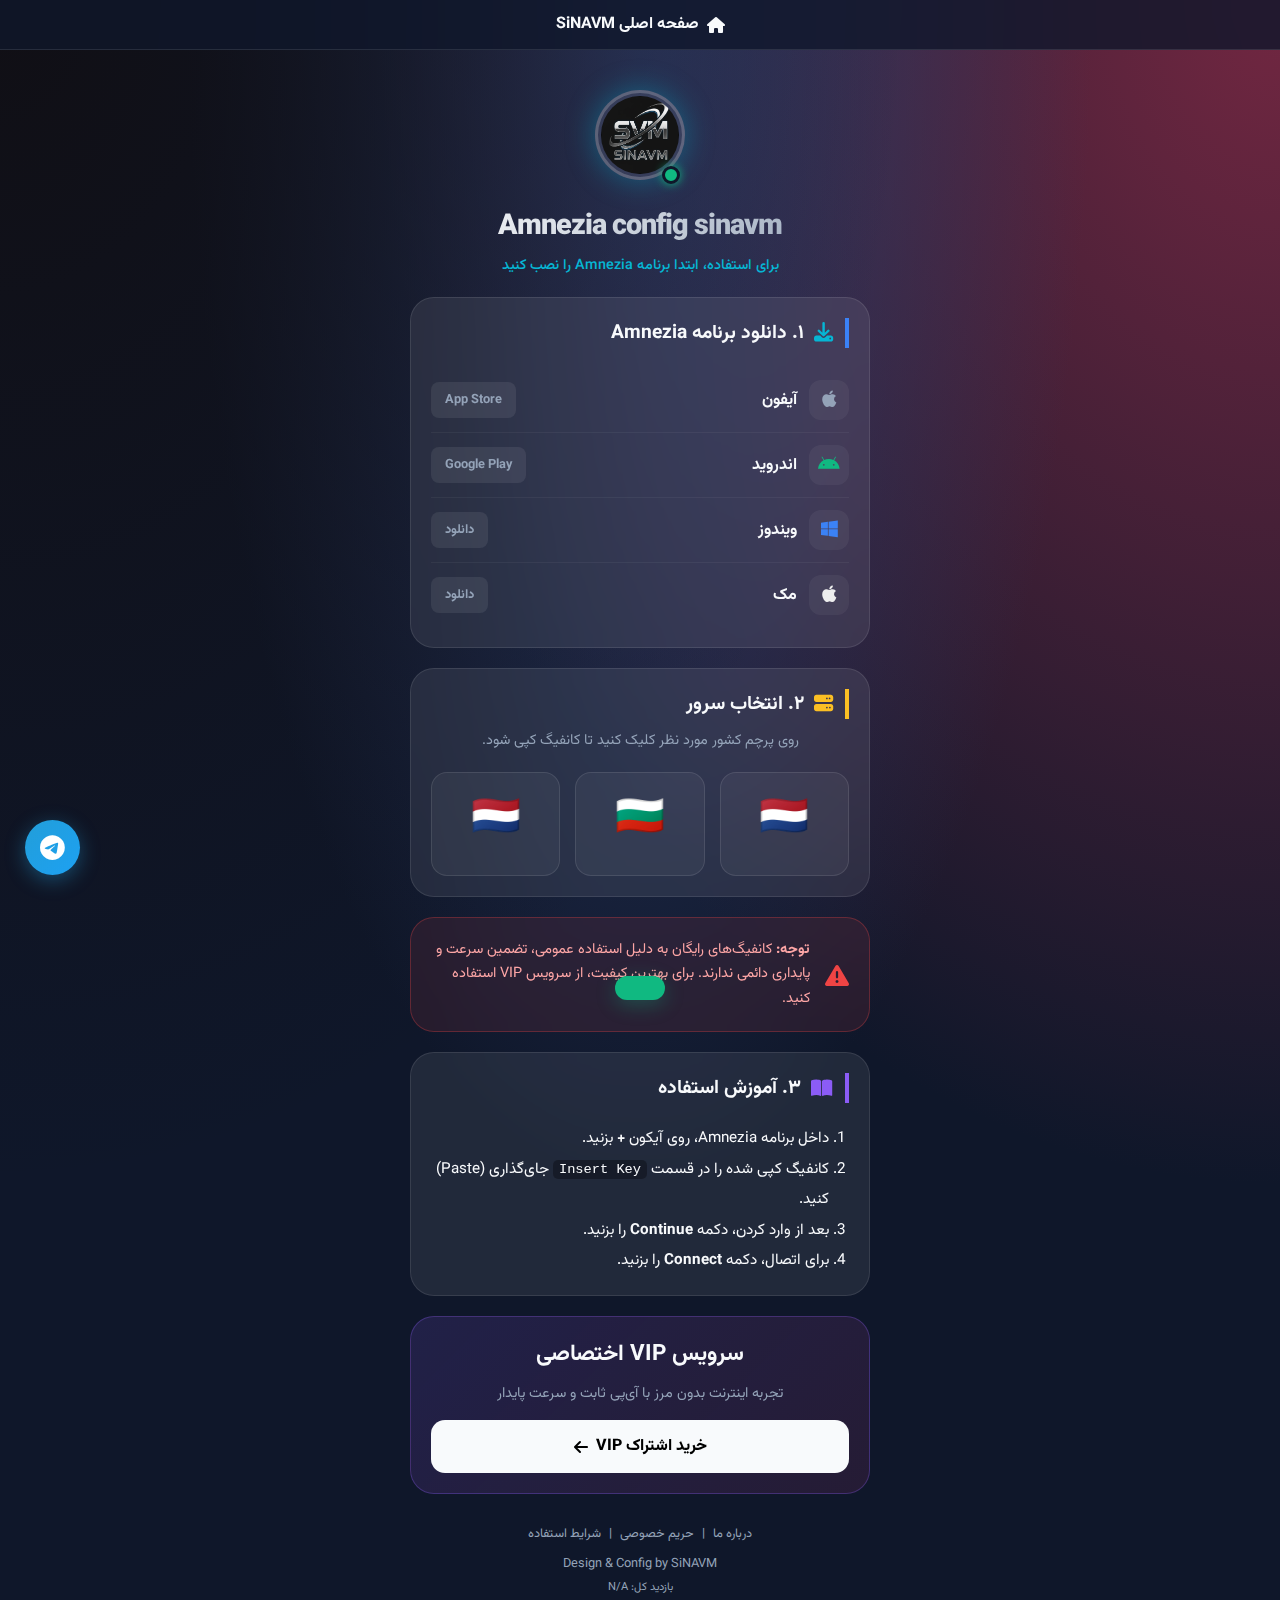
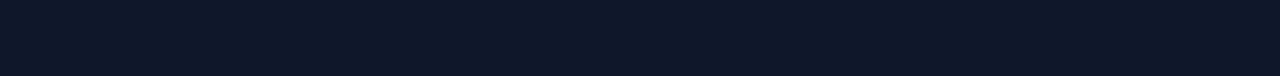
<file: amnezia.html>
<!DOCTYPE html>
<html lang="fa" dir="rtl">
<head>
    <meta charset="UTF-8">
    <meta name="viewport" content="width=device-width, initial-scale=1.0, maximum-scale=1.0, user-scalable=no">
    <title>Amnezia config sinavm</title>
    <meta name="description" content="کانفیگ‌های رایگان و امن Amnezia VPN.">
    <meta property="og:title" content="پنل Amnezia SiNAVM">
    <meta property="og:description" content="کانفیگ‌های رایگان Amnezia VPN">
    <meta property="og:image" content="https://sinavm.github.io/sinavm/logo/sinavm_logo_1.jpg">
    

    <link href="https://fonts.googleapis.com/css2?family=Vazirmatn:wght@300;500;700;900&display=swap" rel="stylesheet">
    <link rel="stylesheet" href="https://cdnjs.cloudflare.com/ajax/libs/font-awesome/6.4.0/css/all.min.css">
    
    <style>
        :root {
            --bg-color: #0f172a; --primary: #3b82f6; --accent: #06b6d4; --purple: #8b5cf6;
            --gold: #fbbf24; --red: #ef4444; --green: #10b981; --glass: rgba(255, 255, 255, 0.08);
            --glass-border: rgba(255, 255, 255, 0.1); --text-main: #f8fafc; --text-mute: #94a3b8;
        }
        html { scroll-behavior: smooth; }
        * { box-sizing: border-box; -webkit-tap-highlight-color: transparent; }
        body { margin: 0; padding-top: 70px; font-family: 'Vazirmatn', sans-serif; background-color: var(--bg-color); background-image: radial-gradient(at 0% 0%, hsla(253,16%,7%,1) 0, transparent 50%), radial-gradient(at 50% 0%, hsla(225,39%,30%,1) 0, transparent 50%), radial-gradient(at 100% 0%, hsla(339,49%,30%,1) 0, transparent 50%); color: var(--text-main); min-height: 100vh; display: flex; justify-content: center; overflow-x: hidden; position: relative; }
        .container { width: 100%; max-width: 500px; padding: 20px; display: flex; flex-direction: column; gap: 20px; padding-bottom: 80px; }
        .top-bar { position: fixed; top: 0; left: 0; width: 100%; height: 50px; background: rgba(15, 23, 42, 0.8); backdrop-filter: blur(12px); -webkit-backdrop-filter: blur(12px); border-bottom: 1px solid var(--glass-border); display: flex; justify-content: center; align-items: center; z-index: 1000; }
        .home-link { color: var(--text-main); text-decoration: none; font-weight: 700; font-size: 1rem; display: flex; align-items: center; gap: 8px; transition: color 0.3s; }
        .home-link:hover { color: var(--accent); }
        header { text-align: center; margin-top: 0; }
        .logo-wrapper { position: relative; display: inline-block; margin-bottom: 15px; }
        .logo { width: 90px; height: 90px; border-radius: 50%; border: 3px solid rgba(255,255,255,0.2); box-shadow: 0 0 30px rgba(6, 182, 212, 0.4); padding: 3px; background: var(--glass); }
        .status-dot { position: absolute; bottom: 5px; right: 5px; width: 18px; height: 18px; background: #10b981; border: 3px solid var(--bg-color); border-radius: 50%; box-shadow: 0 0 10px #10b981; animation: pulse 2s infinite; }
        h1 { font-size: 1.8rem; font-weight: 900; margin: 0; background: linear-gradient(135deg, #fff 0%, #94a3b8 100%); -webkit-background-clip: text; -webkit-text-fill-color: transparent; letter-spacing: -1px; }
        .subtitle { font-size: 0.9rem; color: var(--accent); margin-top: 5px; font-weight: 500; }
        .card { background: var(--glass); backdrop-filter: blur(16px); -webkit-backdrop-filter: blur(16px); border: 1px solid var(--glass-border); border-radius: 24px; padding: 20px; position: relative; overflow: hidden; }
        .section-title { font-size: 1.2rem; font-weight: 700; margin-bottom: 20px; padding-right: 12px; border-right: 4px solid var(--primary); display: flex; align-items: center; gap: 10px; }
        .app-list { list-style: none; padding: 0; margin: 0; }
        .app-item { display: flex; align-items: center; justify-content: space-between; padding: 12px 0; border-bottom: 1px solid rgba(255,255,255,0.05); }
        .app-item:last-child { border-bottom: none; }
        .app-info { display: flex; align-items: center; gap: 12px; font-weight: bold; }
        .app-icon { width: 40px; height: 40px; background: rgba(255,255,255,0.05); border-radius: 12px; display: flex; align-items: center; justify-content: center; font-size: 1.2rem; }
        .dl-btn { padding: 8px 14px; border-radius: 8px; font-size: 0.8rem; text-decoration: none; font-weight: bold; transition: 0.2s; display: flex; align-items: center; justify-content: center; background: var(--glass); color: var(--text-mute); }
        .dl-btn:hover { background: var(--primary); color: var(--text-main); }
        .server-grid { display: grid; grid-template-columns: repeat(auto-fit, minmax(100px, 1fr)); gap: 15px; }
        .server-card { background: rgba(255,255,255,0.05); border: 1px solid var(--glass-border); border-radius: 16px; padding: 15px; text-align: center; cursor: pointer; transition: all 0.3s ease; }
        .server-card:not(.disabled):hover { transform: translateY(-5px); background: var(--primary); border-color: var(--primary); }
        .server-card.disabled { opacity: 0.5; cursor: not-allowed; }
        .server-card.active { transform: translateY(-5px) scale(1.05) !important; box-shadow: 0 0 20px var(--primary); border-color: var(--primary); }
        .server-flag { font-size: 2.5rem; display: block; margin-bottom: 10px; pointer-events: none; }
        #cooldown-timer { display: none; text-align: center; font-size: 1rem; font-weight: bold; color: var(--gold); margin-top: -10px; margin-bottom: 20px; }
        .warning-box { display: flex; align-items: center; gap: 15px; background: rgba(239, 68, 68, 0.1); border: 1px solid rgba(239, 68, 68, 0.3); color: #fca5a5; font-size: 0.9rem; line-height: 1.7; }
        .warning-box i { font-size: 1.5rem; color: #ef4444; }
        .instructions ol { padding-right: 20px; margin: 0; font-size: 0.95rem; line-height: 2; }
        .instructions code { background: rgba(0,0,0,0.3); padding: 2px 6px; border-radius: 5px; font-size: 0.9em; }
        .vip-card { background: linear-gradient(135deg, rgba(139, 92, 246, 0.15), rgba(236, 72, 153, 0.1)); border: 1px solid rgba(139, 92, 246, 0.3); text-align: center; }
        .vip-btn { background: var(--text-main); color: #000; width: 100%; padding: 14px; border-radius: 14px; font-weight: 800; text-decoration: none; display: flex; justify-content: center; align-items: center; gap: 8px; transition: 0.3s; }
        .vip-btn:hover { transform: scale(1.02); box-shadow: 0 0 20px rgba(255,255,255,0.3); }
        .toast { position: fixed; bottom: -100px; left: 50%; transform: translateX(-50%); background: var(--green); color: var(--text-main); padding: 12px 25px; border-radius: 14px; z-index: 2000; font-weight: 700; font-size: 0.9rem; box-shadow: 0 5px 20px rgba(16, 185, 129, 0.3); transition: bottom 0.5s cubic-bezier(0.25, 0.46, 0.45, 0.94); }
        .toast.show { bottom: 30px; }
        .floating-tg-btn { position: fixed; left: 25px; bottom: 25px; background: linear-gradient(135deg, #229ED9, #1da1f2); color: #fff; width: 55px; height: 55px; border-radius: 50%; display: flex; align-items: center; justify-content: center; font-size: 1.6rem; text-decoration: none; box-shadow: 0 5px 20px rgba(34, 158, 217, 0.4); z-index: 999; transition: all 0.3s ease; animation: pulse-telegram 2.5s infinite; }
        .floating-tg-btn:hover { transform: scale(1.1); box-shadow: 0 8px 25px rgba(34, 158, 217, 0.6); animation: none; }
        .scroll-top-btn { position: fixed; right: 25px; bottom: 25px; background: rgba(255, 255, 255, 0.1); border: 1px solid var(--glass-border); color: var(--text-main); width: 55px; height: 55px; border-radius: 50%; display: none; align-items: center; justify-content: center; font-size: 1.4rem; text-decoration: none; box-shadow: 0 5px 20px rgba(0, 0, 0, 0.2); z-index: 999; transition: all 0.3s ease; opacity: 0; }
        .scroll-top-btn.visible { display: flex; opacity: 1; }
        .scroll-top-btn:hover { transform: scale(1.1); background: var(--primary); }
        footer { text-align: center; margin-top: 10px; font-size: 0.8rem; color: var(--text-mute); }
        footer a { color: var(--text-mute); margin: 0 8px; text-decoration: none; transition: color 0.3s; }
        footer a:hover { color: var(--accent); }
        @keyframes pulse { 0% { box-shadow: 0 0 0 0 rgba(16, 185, 129, 0.7); } 70% { box-shadow: 0 0 0 6px rgba(16, 185, 129, 0); } 100% { box-shadow: 0 0 0 0 rgba(16, 185, 129, 0); } }
        @keyframes pulse-telegram { 0% { box-shadow: 0 0 0 0 rgba(34, 158, 217, 0.7); } 70% { box-shadow: 0 0 0 10px rgba(34, 158, 217, 0); } 100% { box-shadow: 0 0 0 0 rgba(34, 158, 217, 0); } }
    </style>
</head>
<body>
    <div class="top-bar"><a href="https://sinavm.github.io/sinavm/" class="home-link"><i class="fas fa-home"></i><span>صفحه اصلی SiNAVM</span></a></div>
    <div class="container">
        <header>
            <div class="logo-wrapper"><img src="https://sinavm.github.io/sinavm/logo/sinavm_logo_1.jpg" alt="SiNAVM" class="logo" loading="lazy"><div class="status-dot"></div></div>
            <h1>Amnezia config <span style="color:var(--primary)">sinavm</span></h1>
            <div class="subtitle">برای استفاده، ابتدا برنامه Amnezia را نصب کنید</div>
        </header>
        <div id="downloads" class="card">
            <div class="section-title"><i class="fas fa-download" style="color: var(--accent);"></i>۱. دانلود برنامه Amnezia</div>
            <ul class="app-list">
                <li class="app-item"><div class="app-info"><div class="app-icon" style="color: #94a3b8;"><i class="fab fa-apple"></i></div><div>آیفون</div></div><a href="https://apps.apple.com/us/app/amneziavpn/id1600529900" target="_blank" class="dl-btn">App Store</a></li>
                <li class="app-item"><div class="app-info"><div class="app-icon" style="color: var(--green);"><i class="fab fa-android"></i></div><div>اندروید</div></div><a href="https://play.google.com/store/apps/details?id=org.amnezia.vpn" target="_blank" class="dl-btn">Google Play</a></li>
                <li class="app-item"><div class="app-info"><div class="app-icon" style="color: var(--primary);"><i class="fab fa-windows"></i></div><div>ویندوز</div></div><a href="https://github.com/amnezia-vpn/amnezia-client/releases/download/4.7.0.0/AmneziaVPN_4.7.0.0_x64.exe" target="_blank" class="dl-btn">دانلود</a></li>
                <li class="app-item"><div class="app-info"><div class="app-icon" style="color: #eee;"><i class="fab fa-apple"></i></div><div>مک</div></div><a href="https://github.com/amnezia-vpn/amnezia-client/releases/download/4.7.0.0/AmneziaVPN_4.7.0.0.dmg" target="_blank" class="dl-btn">دانلود</a></li>
            </ul>
        </div>
        
        <div id="servers" class="card">
            <div class="section-title" style="border-color: var(--gold);"><i class="fas fa-server" style="color: var(--gold);"></i>۲. انتخاب سرور</div>
            <p id="server-instruction" style="text-align: center; color: var(--text-mute); margin-top:-10px; margin-bottom: 20px; font-size: 0.9rem;">روی پرچم کشور مورد نظر کلیک کنید تا کانفیگ کپی شود.</p>
            <p id="cooldown-timer"></p>
            <div class="server-grid">
                <div class="server-card" onclick="copyConfig(event, '🇳🇱')"><span class="server-flag">🇳🇱</span></div>
                <div class="server-card" onclick="copyConfig(event, '🇧🇬')"><span class="server-flag">🇧🇬</span></div>
                <div class="server-card" onclick="copyConfig(event, '🇳🇱2')"><span class="server-flag">🇳🇱</span></div>
            </div>
        </div>
        <div class="card warning-box"><i class="fas fa-exclamation-triangle"></i><div><strong>توجه:</strong> کانفیگ‌های رایگان به دلیل استفاده عمومی، تضمین سرعت و پایداری دائمی ندارند. برای بهترین کیفیت، از سرویس VIP استفاده کنید.</div></div>
        <div id="instructions" class="card instructions">
            <div class="section-title" style="border-color: var(--purple);"><i class="fas fa-book-open" style="color: var(--purple);"></i>۳. آموزش استفاده</div>
            <ol>
                <li>داخل برنامه Amnezia، روی آیکون <strong>+</strong> بزنید.</li>
                <li>کانفیگ کپی شده را در قسمت <code>Insert Key</code> جای‌گذاری (Paste) کنید.</li>
                <li>بعد از وارد کردن، دکمه <strong>Continue</strong> را بزنید.</li>
                <li>برای اتصال، دکمه <strong>Connect</strong> را بزنید.</li>
             </ol>
        </div>
        <div class="card vip-card"><h2 style="margin: 0; font-size: 1.4rem;">سرویس VIP اختصاصی</h2><p style="color: var(--text-mute); font-size: 0.9rem; margin: 10px 0;">تجربه اینترنت بدون مرز با آی‌پی ثابت و سرعت پایدار</p><a href="https://t.me/sinvt" target="_blank" class="vip-btn" style="margin-top: 15px;"><span>خرید اشتراک VIP</span><i class="fas fa-arrow-left"></i></a></div>
        <footer><div style="margin-bottom: 10px;"><a href="https://sinavm.github.io/sinavm/legal_pages/about.html" target="_blank">درباره ما</a>|<a href="https://sinavm.github.io/sinavm/legal_pages/privacy.html" target="_blank">حریم خصوصی</a>|<a href="https://sinavm.github.io/sinavm/legal_pages/terms.html" target="_blank">شرایط استفاده</a></div><div><a href="https://t.me/sinavm">Design & Config by SiNAVM</a><br><div style="margin-top: 5px; font-size: 0.7rem;">بازدید کل: <span id="visit-count">...</span></div></div></footer>
    </div>
    
    <a href="https://t.me/sinavm" target="_blank" class="floating-tg-btn" title="کانال تلگرام"><i class="fab fa-telegram-plane"></i></a>
    <a href="#" class="scroll-top-btn" id="scrollTopBtn" title="بازگشت به بالا"><i class="fas fa-angle-double-up"></i></a>
    <div id="toast" class="toast"></div>
    <script>
        const configs = {
            '🇳🇱': 'vpn://[base64]',
            '🇧🇬': 'vpn://[base64]',
            '🇳🇱2': 'vpn://[base64]'
        };
        let cooldownInterval = null;
        function showToast(message) {
            const toast = document.getElementById('toast');
            toast.innerHTML = `<i class="fas fa-check-circle" style="margin-left: 8px;"></i> ${message}`;
            toast.classList.add('show');
            setTimeout(() => { toast.classList.remove('show'); }, 2500);
        }
        
        function updateCooldownDisplay() {
            const cooldownEndTime = parseInt(localStorage.getItem('cooldownEndTime') || '0');
            const remainingTime = Math.ceil((cooldownEndTime - Date.now()) / 1000);
            const serverCards = document.querySelectorAll('.server-card');
            const instructionEl = document.getElementById('server-instruction');
            const timerEl = document.getElementById('cooldown-timer');
            if (remainingTime > 0) {
                serverCards.forEach(card => card.classList.add('disabled'));
                instructionEl.style.display = 'none';
                timerEl.style.display = 'block';
                const minutes = Math.floor(remainingTime / 60);
                let seconds = remainingTime % 60;
                seconds = seconds < 10 ? '0' + seconds : seconds;
                timerEl.innerHTML = `⏳ <b>${minutes}:${seconds}</b> ثانیه تا دریافت کانفیگ بعدی`;
                if (!cooldownInterval) {
                    cooldownInterval = setInterval(updateCooldownDisplay, 1000);
                }
            } else {
                if (cooldownInterval) {
                    clearInterval(cooldownInterval);
                    cooldownInterval = null;
                }
                instructionEl.style.display = 'block';
                timerEl.style.display = 'none';
                serverCards.forEach(card => card.classList.remove('disabled'));
            }
        }
        function copyConfig(event, country) {
            if (document.querySelector('.server-card.disabled')) return;
            const configToCopy = configs[country];
            const clickedCard = event.currentTarget;
            const copySuccess = () => {
                clickedCard.classList.add('active');
                setTimeout(() => clickedCard.classList.remove('active'), 600);
                showToast(`کانفیگ ${country.replace('2','')} کپی شد!`);
                localStorage.setItem('cooldownEndTime', Date.now() + 60 * 1000); // 1 minute
                updateCooldownDisplay();
                document.getElementById('instructions')?.scrollIntoView({ behavior: 'smooth', block: 'center' });
            };
            const fallbackCopy = () => {
                try {
                    const textarea = document.createElement("textarea");
                    textarea.value = configToCopy;
                    textarea.style.position = "fixed"; textarea.style.opacity = "0";
                    document.body.appendChild(textarea);
                    textarea.select();
                    document.execCommand("copy");
                    document.body.removeChild(textarea);
                    copySuccess();
                } catch (err) { showToast('خطا در کپی کردن!'); }
            };
            if (navigator.clipboard?.writeText) {
                navigator.clipboard.writeText(configToCopy).then(copySuccess).catch(fallbackCopy);
            } else {
                fallbackCopy();
            }
        }
        
        document.addEventListener('DOMContentLoaded', () => {
            fetch('https://page-views.count1.workers.dev').then(r => r.text()).then(d => {
                const el = document.getElementById('visit-count');
                if (el) el.innerText = new Intl.NumberFormat('fa-IR').format(d);
            }).catch(() => { if(document.getElementById('visit-count')) document.getElementById('visit-count').innerText = 'N/A'; });
            const scrollTopBtn = document.getElementById('scrollTopBtn');
            const triggerElement = document.getElementById('servers');
            if (scrollTopBtn && triggerElement) {
                window.addEventListener('scroll', () => scrollTopBtn.classList.toggle('visible', window.scrollY > triggerElement.offsetTop));
                scrollTopBtn.addEventListener('click', e => { e.preventDefault(); window.scrollTo({top: 0, behavior: 'smooth'}); });
            }
            updateCooldownDisplay();
        });
    </script>
</body>
</html>
</file>
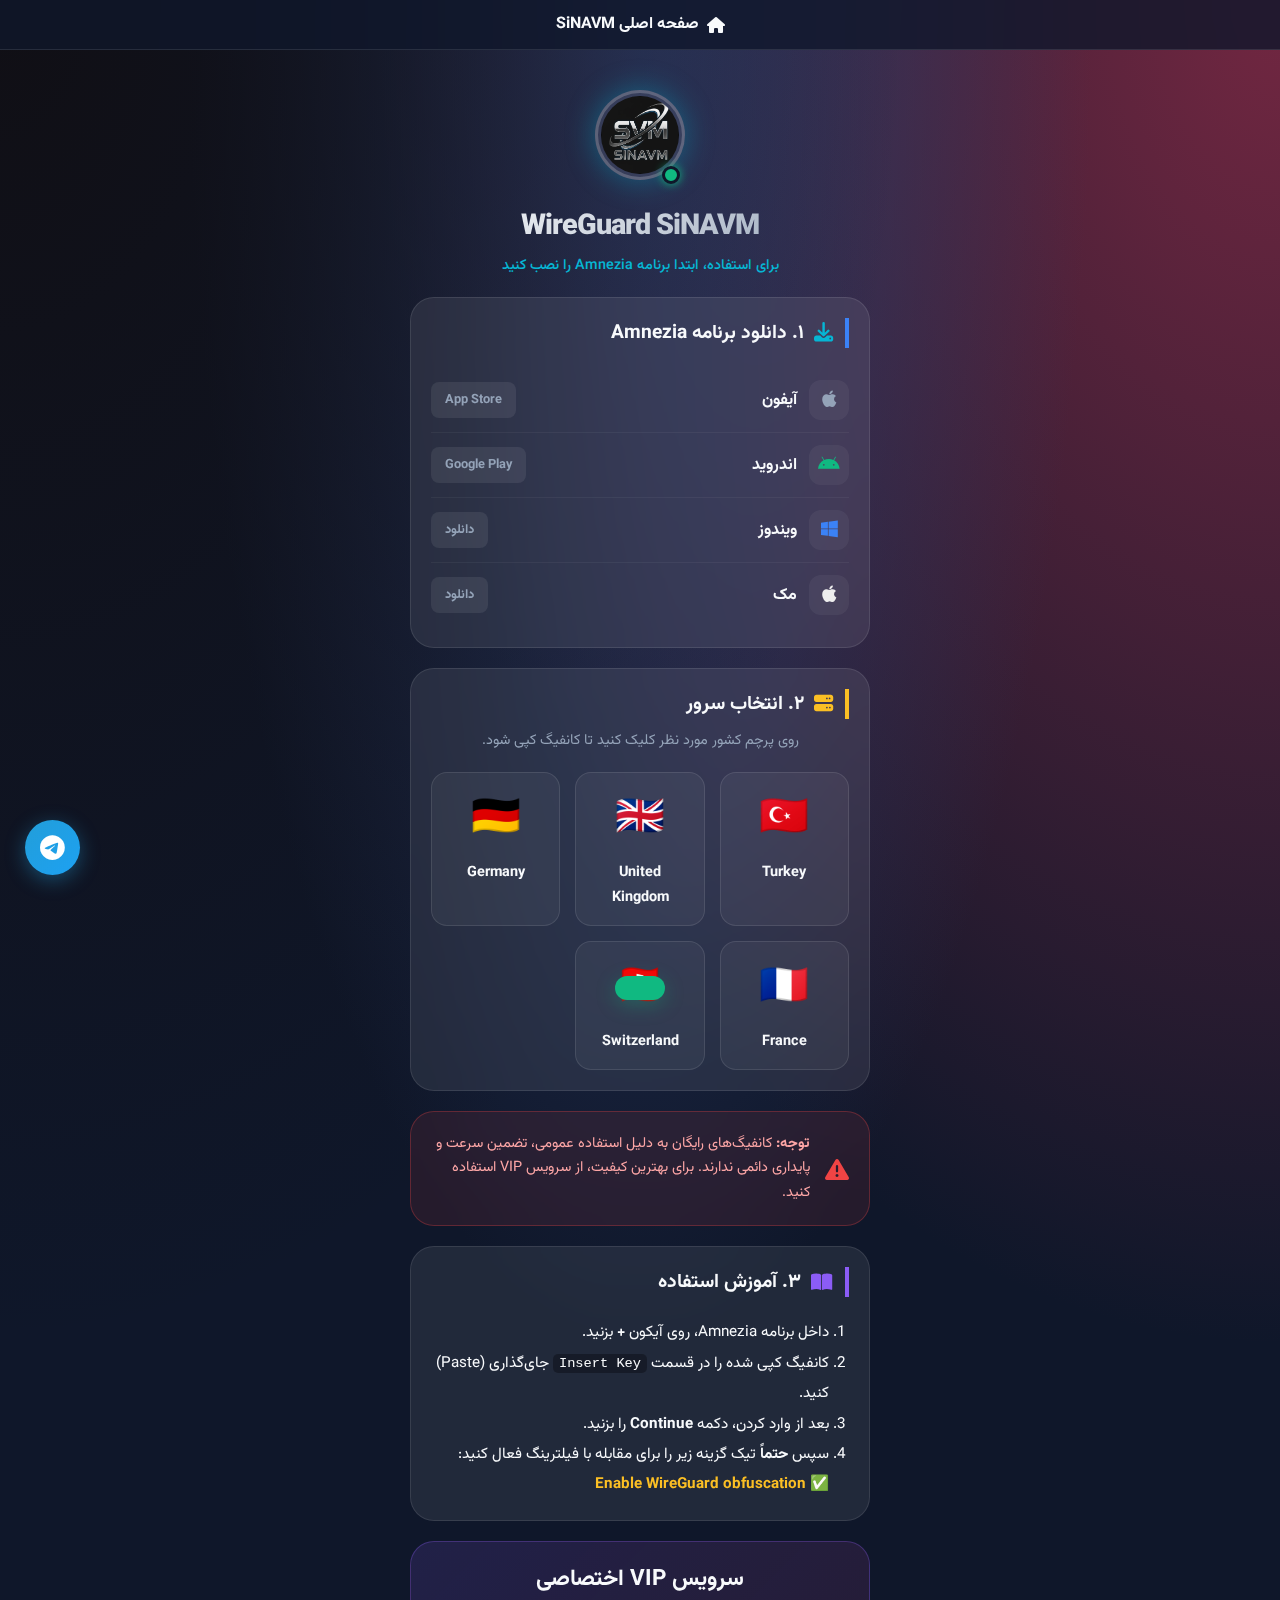
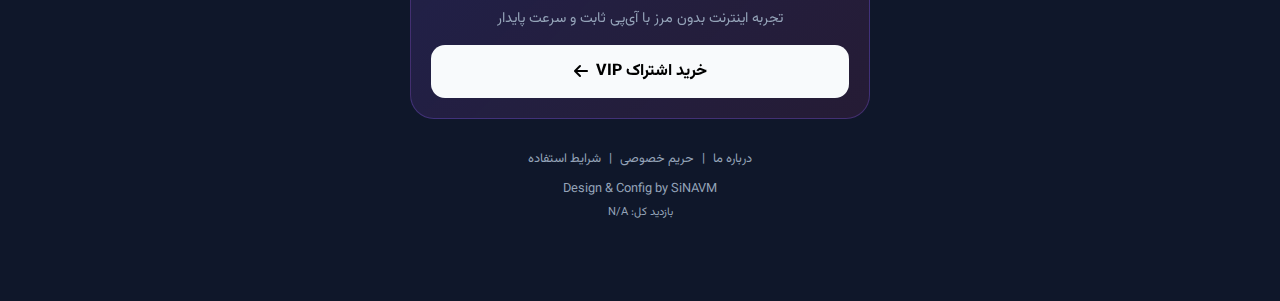
<file: wireguard.html>
<!DOCTYPE html>
<html lang="fa" dir="rtl">
<head>
    <meta charset="UTF-8">
    <meta name="viewport" content="width=device-width, initial-scale=1.0, maximum-scale=1.0, user-scalable=no">
    <title>پنل WireGuard SiNAVM | کانفیگ رایگان با Amnezia VPN</title>
    <meta name="description" content="کانفیگ‌های رایگان و امن WireGuard با استفاده از برنامه Amnezia VPN.">
    <meta property="og:title" content="پنل WireGuard SiNAVM">
    <meta property="og:description" content="کانفیگ‌های رایگان WireGuard با Amnezia VPN">
    <meta property="og:image" content="https://sinavm.github.io/sinavm/logo/sinavm_logo_1.jpg">
    

    <link href="https://fonts.googleapis.com/css2?family=Vazirmatn:wght@300;500;700;900&display=swap" rel="stylesheet">
    <link rel="stylesheet" href="https://cdnjs.cloudflare.com/ajax/libs/font-awesome/6.4.0/css/all.min.css">
    
    <style>
        :root {
            --bg-color: #0f172a; --primary: #3b82f6; --accent: #06b6d4; --purple: #8b5cf6;
            --gold: #fbbf24; --red: #ef4444; --green: #10b981; --glass: rgba(255, 255, 255, 0.08);
            --glass-border: rgba(255, 255, 255, 0.1); --text-main: #f8fafc; --text-mute: #94a3b8;
        }
        html { scroll-behavior: smooth; }
        * { box-sizing: border-box; -webkit-tap-highlight-color: transparent; }
        body { margin: 0; padding-top: 70px; font-family: 'Vazirmatn', sans-serif; background-color: var(--bg-color); background-image: radial-gradient(at 0% 0%, hsla(253,16%,7%,1) 0, transparent 50%), radial-gradient(at 50% 0%, hsla(225,39%,30%,1) 0, transparent 50%), radial-gradient(at 100% 0%, hsla(339,49%,30%,1) 0, transparent 50%); color: var(--text-main); min-height: 100vh; display: flex; justify-content: center; overflow-x: hidden; position: relative; }
        .container { width: 100%; max-width: 500px; padding: 20px; display: flex; flex-direction: column; gap: 20px; padding-bottom: 80px; }
        .top-bar { position: fixed; top: 0; left: 0; width: 100%; height: 50px; background: rgba(15, 23, 42, 0.8); backdrop-filter: blur(12px); -webkit-backdrop-filter: blur(12px); border-bottom: 1px solid var(--glass-border); display: flex; justify-content: center; align-items: center; z-index: 1000; }
        .home-link { color: var(--text-main); text-decoration: none; font-weight: 700; font-size: 1rem; display: flex; align-items: center; gap: 8px; transition: color 0.3s; }
        .home-link:hover { color: var(--accent); }
        header { text-align: center; margin-top: 0; }
        .logo-wrapper { position: relative; display: inline-block; margin-bottom: 15px; }
        .logo { width: 90px; height: 90px; border-radius: 50%; border: 3px solid rgba(255,255,255,0.2); box-shadow: 0 0 30px rgba(6, 182, 212, 0.4); padding: 3px; background: var(--glass); }
        .status-dot { position: absolute; bottom: 5px; right: 5px; width: 18px; height: 18px; background: #10b981; border: 3px solid var(--bg-color); border-radius: 50%; box-shadow: 0 0 10px #10b981; animation: pulse 2s infinite; }
        h1 { font-size: 1.8rem; font-weight: 900; margin: 0; background: linear-gradient(135deg, #fff 0%, #94a3b8 100%); -webkit-background-clip: text; -webkit-text-fill-color: transparent; letter-spacing: -1px; }
        .subtitle { font-size: 0.9rem; color: var(--accent); margin-top: 5px; font-weight: 500; }
        .card { background: var(--glass); backdrop-filter: blur(16px); -webkit-backdrop-filter: blur(16px); border: 1px solid var(--glass-border); border-radius: 24px; padding: 20px; position: relative; overflow: hidden; }
        .section-title { font-size: 1.2rem; font-weight: 700; margin-bottom: 20px; padding-right: 12px; border-right: 4px solid var(--primary); display: flex; align-items: center; gap: 10px; }
        .app-list { list-style: none; padding: 0; margin: 0; }
        .app-item { display: flex; align-items: center; justify-content: space-between; padding: 12px 0; border-bottom: 1px solid rgba(255,255,255,0.05); }
        .app-item:last-child { border-bottom: none; }
        .app-info { display: flex; align-items: center; gap: 12px; font-weight: bold; }
        .app-icon { width: 40px; height: 40px; background: rgba(255,255,255,0.05); border-radius: 12px; display: flex; align-items: center; justify-content: center; font-size: 1.2rem; }
        .dl-btn { padding: 8px 14px; border-radius: 8px; font-size: 0.8rem; text-decoration: none; font-weight: bold; transition: 0.2s; display: flex; align-items: center; justify-content: center; background: var(--glass); color: var(--text-mute); }
        .dl-btn:hover { background: var(--primary); color: var(--text-main); }
        .server-grid { display: grid; grid-template-columns: repeat(auto-fit, minmax(100px, 1fr)); gap: 15px; }
        .server-card { background: rgba(255,255,255,0.05); border: 1px solid var(--glass-border); border-radius: 16px; padding: 15px; text-align: center; cursor: pointer; transition: all 0.3s ease; }
        .server-card:not(.disabled):hover { transform: translateY(-5px); background: var(--primary); border-color: var(--primary); }
        .server-card.disabled { opacity: 0.5; cursor: not-allowed; }
        .server-card.active { transform: translateY(-5px) scale(1.05) !important; box-shadow: 0 0 20px var(--primary); border-color: var(--primary); }
        .server-flag { font-size: 2.5rem; display: block; margin-bottom: 10px; pointer-events: none; }
        .server-name { font-weight: 700; font-size: 0.9rem; pointer-events: none; }
        #cooldown-timer { display: none; text-align: center; font-size: 1rem; font-weight: bold; color: var(--gold); margin-top: -10px; margin-bottom: 20px; }
        .warning-box { display: flex; align-items: center; gap: 15px; background: rgba(239, 68, 68, 0.1); border: 1px solid rgba(239, 68, 68, 0.3); color: #fca5a5; font-size: 0.9rem; line-height: 1.7; }
        .warning-box i { font-size: 1.5rem; color: #ef4444; }
        .instructions ol { padding-right: 20px; margin: 0; font-size: 0.95rem; line-height: 2; }
        .instructions code { background: rgba(0,0,0,0.3); padding: 2px 6px; border-radius: 5px; font-size: 0.9em; }
        .vip-card { background: linear-gradient(135deg, rgba(139, 92, 246, 0.15), rgba(236, 72, 153, 0.1)); border: 1px solid rgba(139, 92, 246, 0.3); text-align: center; }
        .vip-btn { background: var(--text-main); color: #000; width: 100%; padding: 14px; border-radius: 14px; font-weight: 800; text-decoration: none; display: flex; justify-content: center; align-items: center; gap: 8px; transition: 0.3s; }
        .vip-btn:hover { transform: scale(1.02); box-shadow: 0 0 20px rgba(255,255,255,0.3); }
        .toast { position: fixed; bottom: -100px; left: 50%; transform: translateX(-50%); background: var(--green); color: var(--text-main); padding: 12px 25px; border-radius: 14px; z-index: 2000; font-weight: 700; font-size: 0.9rem; box-shadow: 0 5px 20px rgba(16, 185, 129, 0.3); transition: bottom 0.5s cubic-bezier(0.25, 0.46, 0.45, 0.94); }
        .toast.show { bottom: 30px; }
        .floating-tg-btn { position: fixed; left: 25px; bottom: 25px; background: linear-gradient(135deg, #229ED9, #1da1f2); color: #fff; width: 55px; height: 55px; border-radius: 50%; display: flex; align-items: center; justify-content: center; font-size: 1.6rem; text-decoration: none; box-shadow: 0 5px 20px rgba(34, 158, 217, 0.4); z-index: 999; transition: all 0.3s ease; animation: pulse-telegram 2.5s infinite; }
        .floating-tg-btn:hover { transform: scale(1.1); box-shadow: 0 8px 25px rgba(34, 158, 217, 0.6); animation: none; }
        .scroll-top-btn { position: fixed; right: 25px; bottom: 25px; background: rgba(255, 255, 255, 0.1); border: 1px solid var(--glass-border); color: var(--text-main); width: 55px; height: 55px; border-radius: 50%; display: none; align-items: center; justify-content: center; font-size: 1.4rem; text-decoration: none; box-shadow: 0 5px 20px rgba(0, 0, 0, 0.2); z-index: 999; transition: all 0.3s ease; opacity: 0; }
        .scroll-top-btn.visible { display: flex; opacity: 1; }
        .scroll-top-btn:hover { transform: scale(1.1); background: var(--primary); }
        footer { text-align: center; margin-top: 10px; font-size: 0.8rem; color: var(--text-mute); }
        footer a { color: var(--text-mute); margin: 0 8px; text-decoration: none; transition: color 0.3s; }
        footer a:hover { color: var(--accent); }
        @keyframes pulse { 0% { box-shadow: 0 0 0 0 rgba(16, 185, 129, 0.7); } 70% { box-shadow: 0 0 0 6px rgba(16, 185, 129, 0); } 100% { box-shadow: 0 0 0 0 rgba(16, 185, 129, 0); } }
        @keyframes pulse-telegram { 0% { box-shadow: 0 0 0 0 rgba(34, 158, 217, 0.7); } 70% { box-shadow: 0 0 0 10px rgba(34, 158, 217, 0); } 100% { box-shadow: 0 0 0 0 rgba(34, 158, 217, 0); } }
    </style>
</head>
<body>
    <div class="top-bar"><a href="https://sinavm.github.io/sinavm/" class="home-link"><i class="fas fa-home"></i><span>صفحه اصلی SiNAVM</span></a></div>
    <div class="container">
        <header>
            <div class="logo-wrapper"><img src="https://sinavm.github.io/sinavm/logo/sinavm_logo_1.jpg" alt="SiNAVM" class="logo" loading="lazy"><div class="status-dot"></div></div>
            <h1>WireGuard <span style="color:var(--primary)">SiNAVM</span></h1>
            <div class="subtitle">برای استفاده، ابتدا برنامه Amnezia را نصب کنید</div>
        </header>
        <div id="downloads" class="card">
            <div class="section-title"><i class="fas fa-download" style="color: var(--accent);"></i>۱. دانلود برنامه Amnezia</div>
            <ul class="app-list">
                <li class="app-item"><div class="app-info"><div class="app-icon" style="color: #94a3b8;"><i class="fab fa-apple"></i></div><div>آیفون</div></div><a href="https://apps.apple.com/us/app/amneziavpn/id1600529900" target="\_blank" class="dl-btn">App Store</a></li>
                <li class="app-item"><div class="app-info"><div class="app-icon" style="color: var(--green);"><i class="fab fa-android"></i></div><div>اندروید</div></div><a href="https://play.google.com/store/apps/details?id=org.amnezia.vpn" target="\_blank" class="dl-btn">Google Play</a></li>
                <li class="app-item"><div class="app-info"><div class="app-icon" style="color: var(--primary);"><i class="fab fa-windows"></i></div><div>ویندوز</div></div><a href="https://github.com/amnezia-vpn/amnezia-client/releases/download/4.7.0.0/AmneziaVPN_4.7.0.0_x64.exe" target="\_blank" class="dl-btn">دانلود</a></li>
                <li class="app-item"><div class="app-info"><div class="app-icon" style="color: #eee;"><i class="fab fa-apple"></i></div><div>مک</div></div><a href="https://github.com/amnezia-vpn/amnezia-client/releases/download/4.7.0.0/AmneziaVPN_4.7.0.0.dmg" target="\_blank" class="dl-btn">دانلود</a></li>
            </ul>
        </div>
        
        <div id="servers" class="card">
            <div class="section-title" style="border-color: var(--gold);"><i class="fas fa-server" style="color: var(--gold);"></i>۲. انتخاب سرور</div>
            <p id="server-instruction" style="text-align: center; color: var(--text-mute); margin-top:-10px; margin-bottom: 20px; font-size: 0.9rem;">روی پرچم کشور مورد نظر کلیک کنید تا کانفیگ کپی شود.</p>
            <p id="cooldown-timer"></p>
            <div class="server-grid">
                  <div class="server-card" onclick="copyConfig(event, 'Turkey')"><span class="server-flag">🇹🇷</span><span class="server-name">Turkey</span></div>
                  <div class="server-card" onclick="copyConfig(event, 'United Kingdom')"><span class="server-flag">🇬🇧</span><span class="server-name">United Kingdom</span></div>
                  <div class="server-card" onclick="copyConfig(event, 'Germany')"><span class="server-flag">🇩🇪</span><span class="server-name">Germany</span></div>
                  <div class="server-card" onclick="copyConfig(event, 'France')"><span class="server-flag">🇫🇷</span><span class="server-name">France</span></div>
                  <div class="server-card" onclick="copyConfig(event, 'Switzerland')"><span class="server-flag">🇨🇭</span><span class="server-name">Switzerland</span></div>
            </div>
        </div>
        <div class="card warning-box"><i class="fas fa-exclamation-triangle"></i><div><strong>توجه:</strong> کانفیگ‌های رایگان به دلیل استفاده عمومی، تضمین سرعت و پایداری دائمی ندارند. برای بهترین کیفیت، از سرویس VIP استفاده کنید.</div></div>
        <div id="instructions" class="card instructions">
            <div class="section-title" style="border-color: var(--purple);"><i class="fas fa-book-open" style="color: var(--purple);"></i>۳. آموزش استفاده</div>
            <ol>
                <li>داخل برنامه Amnezia، روی آیکون <strong>+</strong> بزنید.</li>
                <li>کانفیگ کپی شده را در قسمت <code>Insert Key</code> جای‌گذاری (Paste) کنید.</li>
                <li>بعد از وارد کردن، دکمه <strong>Continue</strong> را بزنید.</li>
                <li>سپس <strong>حتماً</strong> تیک گزینه زیر را برای مقابله با فیلترینگ فعال کنید: <br>✅ <strong style="color: var(--gold);">Enable WireGuard obfuscation</strong></li>
            </ol>
        </div>
        <div class="card vip-card"><h2 style="margin: 0; font-size: 1.4rem;">سرویس VIP اختصاصی</h2><p style="color: var(--text-mute); font-size: 0.9rem; margin: 10px 0;">تجربه اینترنت بدون مرز با آی‌پی ثابت و سرعت پایدار</p><a href="https://t.me/sinvt" target="\_blank" class="vip-btn" style="margin-top: 15px;"><span>خرید اشتراک VIP</span><i class="fas fa-arrow-left"></i></a></div>
        <footer><div style="margin-bottom: 10px;"><a href="https://sinavm.github.io/sinavm/legal_pages/about.html" target="\_blank">درباره ما</a>|<a href="https://sinavm.github.io/sinavm/legal_pages/privacy.html" target="\_blank">حریم خصوصی</a>|<a href="https://sinavm.github.io/sinavm/legal_pages/terms.html" target="\_blank">شرایط استفاده</a></div><div><a href="https://t.me/sinavm">Design & Config by SiNAVM</a><br><div style="margin-top: 5px; font-size: 0.7rem;">بازدید کل: <span id="visit-count">...</span></div></div></footer>
    </div>
    
    <a href="https://t.me/sinavm" target="\_blank" class="floating-tg-btn" title="کانال تلگرام"><i class="fab fa-telegram-plane"></i></a>
    <a href="#" class="scroll-top-btn" id="scrollTopBtn" title="بازگشت به بالا"><i class="fas fa-angle-double-up"></i></a>
    <div id="toast" class="toast"></div>
    <script>
        const configs = {
            'Netherlands': ['[Interface]\nPrivateKey = cLHba4Lv1zqvIZCI8EEZNN+HbjbNpZdg8lw4c5oYjHM=\nAddress = 10.2.0.2/32\nDNS = 10.2.0.1\n[Peer]\n# sinavm\nPublicKey = jSrxQTLrvNPkljpa+F0OZT53mgTTwQA65oTMkqf382A=\nAllowedIPs = 0.0.0.0/0, ::/0\nEndpoint = 46.29.25.4:51820'],
            'Turkey': ['[Interface]\nPrivateKey = uMqxwhec6x75fmypG6SwwmyTHxMHk+27VbP/CtI9qXI=\nAddress = 10.2.0.2/32\nDNS = 10.2.0.1\n[Peer]\n#sinavm\nPublicKey = QtI8q0njcsux4dz6dflWE9t+0LIGACDrxUx3iGApY1k=\nAllowedIPs = 0.0.0.0/0, ::/0\nEndpoint = 130.195.216.66:51820'],
            'United Kingdom': ['[Interface]\nPrivateKey = iFb4tRwZ4l5UfdwJo7/QvQXnmc1ulu5JDbLG+Chcs3s=\nAddress = 10.2.0.2/32\nDNS = 10.2.0.1\n[Peer]\n#sinavm\nPublicKey = HX/4IL6C4iz2i2NGLb6OeOb+qYJHFejbYn7/oTmHDmg=\nAllowedIPs = 0.0.0.0/0, ::/0\nEndpoint = 188.240.57.226:51820'],
            'Germany': ['[Interface]\nPrivateKey = 2BkqB4E/t6BQ0c/7zwtAdQSfZv225Pw7BLNJqTDDm0M=\nAddress = 10.2.0.2/32\nDNS = 10.2.0.1\n[Peer]\n#sinavm\nPublicKey = 9+CorlxrTsQR7qjIOVKsEkk8Z7UUS5WT3R1ccF7a0ic=\nAllowedIPs = 0.0.0.0/0, ::/0\nEndpoint = 194.126.177.14:51820'],
            'France': ['[Interface]\nPrivateKey = YBSWd9joJxzpztkYknlKabTl03SbUUgN6h88qsMsO30=\nAddress = 10.2.0.2/32\nDNS = 10.2.0.1\n[Peer]\n# sinavm\nPublicKey = 73brgycS3YnRLfa2pZCHiXjIDJv6L091uSEDzFW88UI=\nAllowedIPs = 0.0.0.0/0, ::/0\nEndpoint = 79.127.169.1:51820'],
            'Switzerland': ['[Interface]\nPrivateKey = aDsOW4bEAUUMeOUOKAE0ZrNR/B2bMqD+xGCxzd5uN1k=\nAddress = 10.2.0.2/32\nDNS = 10.2.0.1\n[Peer]\n# sinavm\nPublicKey = gTQp+FBWOlQc6zqsZj8mT5qDZfDv688UY5RnUoBgIlo=\nAllowedIPs = 0.0.0.0/0, ::/0\nEndpoint = 66.234.146.98:51820']
        };
        let cooldownInterval = null;
        function showToast(message) {
            const toast = document.getElementById('toast');
            toast.innerHTML = `<i class="fas fa-check-circle" style="margin-left: 8px;"></i> ${message}`;
            toast.classList.add('show');
            setTimeout(() => { toast.classList.remove('show'); }, 2500);
        }
        
        function updateCooldownDisplay() {
            const cooldownEndTime = parseInt(localStorage.getItem('cooldownEndTime') || '0');
            const remainingTime = Math.ceil((cooldownEndTime - Date.now()) / 1000);
            const serverCards = document.querySelectorAll('.server-card');
            const instructionEl = document.getElementById('server-instruction');
            const timerEl = document.getElementById('cooldown-timer');
            if (remainingTime > 0) {
                serverCards.forEach(card => card.classList.add('disabled'));
                instructionEl.style.display = 'none';
                timerEl.style.display = 'block';
                const minutes = Math.floor(remainingTime / 60);
                let seconds = remainingTime % 60;
                seconds = seconds < 10 ? '0' + seconds : seconds;
                timerEl.innerHTML = `⏳ <b>${minutes}:${seconds}</b> ثانیه تا دریافت کانفیگ بعدی`;
                if (!cooldownInterval) {
                    cooldownInterval = setInterval(updateCooldownDisplay, 1000);
                }
            } else {
                if (cooldownInterval) {
                    clearInterval(cooldownInterval);
                    cooldownInterval = null;
                }
                instructionEl.style.display = 'block';
                timerEl.style.display = 'none';
                serverCards.forEach(card => card.classList.remove('disabled'));
            }
        }
        function copyConfig(event, country) {
            if (document.querySelector('.server-card.disabled')) return;
            const countryConfigs = configs[country];
            const configToCopy = countryConfigs[Math.floor(Math.random() * countryConfigs.length)];
            const clickedCard = event.currentTarget;
            const copySuccess = () => {
                clickedCard.classList.add('active');
                setTimeout(() => clickedCard.classList.remove('active'), 600);
                showToast(`کانفیگ ${country} کپی شد!`);
                localStorage.setItem('cooldownEndTime', Date.now() + 30 * 1000); // 30 seconds
                updateCooldownDisplay();
            };
            const fallbackCopy = () => {
                try {
                    const textarea = document.createElement("textarea");
                    textarea.value = configToCopy;
                    textarea.style.position = "fixed"; textarea.style.opacity = "0";
                    document.body.appendChild(textarea);
                    textarea.select();
                    document.execCommand("copy");
                    document.body.removeChild(textarea);
                    copySuccess();
                } catch (err) { showToast('خطا در کپی کردن!'); }
            };
            if (navigator.clipboard?.writeText) {
                navigator.clipboard.writeText(configToCopy).then(copySuccess).catch(fallbackCopy);
            } else {
                fallbackCopy();
            }
        }
        
        document.addEventListener('DOMContentLoaded', () => {
            fetch('https://page-views.count1.workers.dev').then(r => r.text()).then(d => {
                const el = document.getElementById('visit-count');
                if (el) el.innerText = new Intl.NumberFormat('fa-IR').format(d);
            }).catch(() => { if(document.getElementById('visit-count')) document.getElementById('visit-count').innerText = 'N/A'; });
            const scrollTopBtn = document.getElementById('scrollTopBtn');
            const triggerElement = document.getElementById('servers');
            if (scrollTopBtn && triggerElement) {
                window.addEventListener('scroll', () => scrollTopBtn.classList.toggle('visible', window.scrollY > triggerElement.offsetTop));
                scrollTopBtn.addEventListener('click', e => { e.preventDefault(); window.scrollTo({top: 0, behavior: 'smooth'}); });
            }
            updateCooldownDisplay();
        });
    </script>
</body>
</html>
</file>
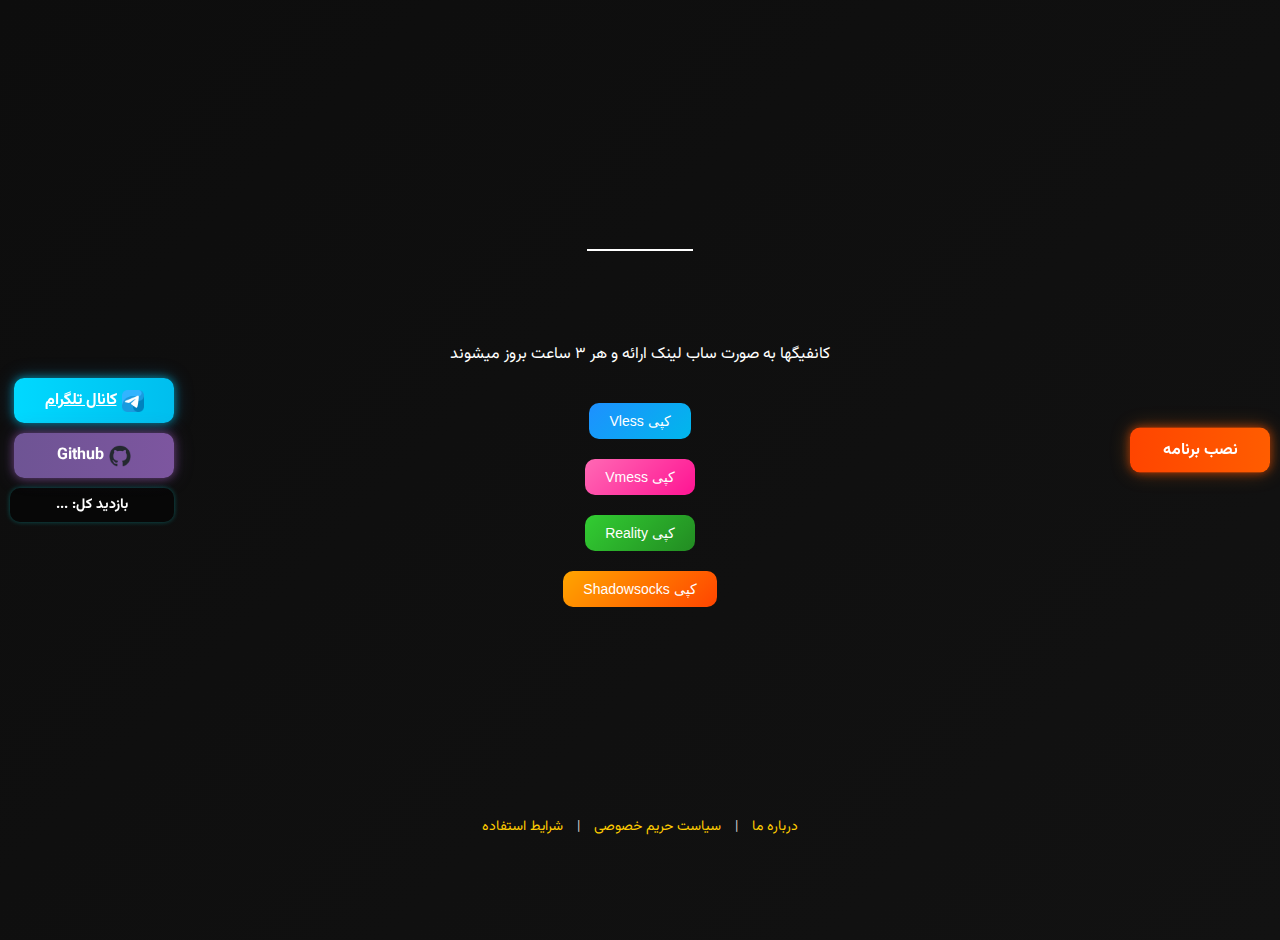
<file: xray_sub.html>
<!DOCTYPE html>
<html lang="fa">
<head>
    <meta charset="UTF-8">
    <meta name="viewport" content="width=device-width, initial-scale=1.0">
    <meta name="description" content="راهنمای کانفیگ‌های امن V2Ray از SinaVM">
    <meta name="keywords" content="V2Ray, VPN, secure connection, SinaVM, configuration">
    <title>دریافت کانفیگ v2ray</title>
    <style>
        @import url('https://fonts.googleapis.com/css2?family=Vazirmatn:wght@400;700&display=swap');

        body {
            font-family: 'Vazirmatn', 'Tahoma', sans-serif;
            text-align: center;
            direction: rtl;
            background: linear-gradient(135deg, #0d0d0d, #121212);
            color: #ffffff;
            margin: 0;
            padding: 20px;
            min-height: 100vh;
            display: flex;
            flex-direction: column;
            overflow-x: hidden;
            position: relative;
        }

        .content {
            flex: 1;
            display: flex;
            flex-direction: column;
            justify-content: center;
            align-items: center;
            position: relative;
        }

        .header-container {
            display: flex;
            flex-direction: column;
            align-items: center;
            margin-bottom: 20px;
        }

        .logo {
            max-width: 80px;
            border-radius: 30%;
            border: 3px solid #fff;
            padding: 1px;
            background-color: white;
            opacity: 0;
            transform: translateY(-30px);
            animation: fadeSlideIn 1s forwards 0.4s;
        }

        .header {
            font-size: 24px;
            font-weight: bold;
            margin-top: 10px;
            opacity: 0;
            transform: translateY(-30px);
            animation: fadeSlideIn 1s forwards 0.2s;
        }

        .telegram-link {
            font-size: 16px;
            font-weight: bold;
            opacity: 0;
            transform: translateY(-30px);
            animation: fadeSlideIn 1s forwards 0.6s;
        }

        .telegram-link a {
            color: #ffcc00;
            text-decoration: none;
        }

        .telegram-link a:hover {
            text-decoration: underline;
            color: #ffd700;
        }

        .separator {
            width: 50%;
            height: 2px;
            background-color: white;
            margin: 10px auto;
        }

        .config-container {
            display: flex;
            flex-direction: column;
            align-items: center;
            gap: 20px;
            margin-top: 20px;
        }

        .download-button {
            color: white;
            padding: 10px 20px;
            font-size: 14px;
            border: none;
            border-radius: 10px;
            cursor: pointer;
            transition: transform 0.3s ease, box-shadow 0.3s ease;
            text-decoration: none;
            display: inline-block;
        }

        .download-button.vless { background: linear-gradient(135deg, #1e90ff, #00b7eb); }
        .download-button.vmess { background: linear-gradient(135deg, #ff69b4, #ff1493); }
        .download-button.reality { background: linear-gradient(135deg, #32cd32, #228b22); }
        .download-button.ss { background: linear-gradient(135deg, #ffa500, #ff4500); }

        .download-button:hover {
            transform: scale(1.05);
            box-shadow: 0px 6px 20px rgba(255, 255, 255, 0.4);
        }

        .popup {
            position: fixed;
            top: 20px;
            left: 50%;
            transform: translateX(-50%);
            padding: 10px 20px;
            border-radius: 5px;
            color: white;
            font-size: 14px;
            opacity: 0;
            transition: opacity 0.5s ease;
            z-index: 1001;
        }

        .popup.vless { background: #1e90ff; }
        .popup.vmess { background: #ff69b4; }
        .popup.reality { background: #32cd32; }
        .popup.ss { background: #ffa500; }

        .popup.show {
            opacity: 1;
        }

        .home-button {
            display: flex;
            align-items: center;
            justify-content: center;
            background: linear-gradient(270deg, #ff416c, #ff4b2b, #ff416c);
            background-size: 600% 600%;
            color: white;
            padding: 12px 24px;
            font-size: 18px;
            font-weight: bold;
            border-radius: 15px;
            text-decoration: none;
            margin: 20px auto;
            width: 200px;
            box-shadow: 0 0 10px rgba(255, 75, 43, 0.6), 0 0 20px rgba(255, 65, 108, 0.3);
            animation: pulseGradient 3s ease infinite;
            transition: all 0.3s ease;
            opacity: 0;
            transform: translateY(-50px);
            animation: slideInOnce 1s forwards 1.6s;
        }

        .home-button:hover {
            transform: scale(1.12) rotate(-2deg);
            box-shadow: 0 0 25px rgba(255, 75, 43, 1), 0 0 50px rgba(255, 65, 108, 0.8);
            text-shadow: 0 0 10px rgba(255, 255, 255, 0.8);
        }

        .left-container {
            position: fixed;
            top: 50%;
            left: 10px; /* Adjusted to position slightly from the left edge */
            transform: translateY(-50%); /* Centers vertically */
            display: flex;
            flex-direction: column;
            align-items: flex-start; /* Align items to the left */
            gap: 10px;
            z-index: 10;
        }

        .right-container {
            position: fixed;
            top: 50%;
            right: 10px;
            transform: translateY(-50%);
            display: flex;
            flex-direction: column;
            align-items: center;
            gap: 10px;
            z-index: 10;
        }

        .telegram-box, .github-box, .install-box, .visit-box {
            border-radius: 10px;
            font-weight: bold;
            text-align: center;
            width: 140px;
            padding: 10px;
            transition: all 0.3s ease;
        }

        .install-box {
            width: 120px;
        }

        .telegram-box {
            display: flex;
            align-items: center;
            justify-content: center;
            background: linear-gradient(270deg, #00d9ff, #0088cc, #00d9ff);
            background-size: 600% 600%;
            color: white;
            animation: pulseGradient 3s ease infinite;
            box-shadow: 0 0 10px rgba(0,217,255,0.6), 0 0 20px rgba(0,136,204,0.3);
        }
        .telegram-box img { width: 22px; height: 22px; margin-left: 5px; }
        .telegram-box:hover { transform: scale(1.12) rotate(-2deg); box-shadow: 0 0 25px rgba(0,217,255,1),0 0 50px rgba(0,136,204,0.8); }

        .github-box {
            display: flex;
            align-items: center;
            justify-content: center;
            background: linear-gradient(270deg, #6e5494, #9b59b6, #6e5494);
            background-size: 600% 600%;
            color: white;
            animation: pulseGradient 3s ease infinite;
            box-shadow: 0 0 10px rgba(155,89,182,0.6),0 0 20px rgba(110,84,148,0.3);
            cursor: pointer;
            text-decoration: none;
        }
        .github-box img { width: 22px; height: 22px; margin-left: 5px; }
        .github-box:hover { transform: scale(1.12) rotate(2deg); box-shadow: 0 0 25px rgba(155,89,182,1),0 0 50px rgba(110,84,148,0.8); }

        .install-box {
            display: flex;
            align-items: center;
            justify-content: center;
            background: linear-gradient(270deg, #ff4500, #ff8c00, #ff4500);
            background-size: 600% 600%;
            color: white;
            animation: pulseGradient 3s ease infinite;
            box-shadow: 0 0 10px rgba(255,69,0,0.6), 0 0 20px rgba(255,140,0,0.3);
            cursor: pointer;
            position: relative;
        }
        .install-box:hover { transform: scale(1.12) rotate(-2deg); box-shadow: 0 0 25px rgba(255,69,0,1),0 0 50px rgba(255,140,0,0.8); }

        .install-dropdown {
            display: none;
            flex-direction: row;
            gap: 10px;
            position: absolute;
            top: 100%;
            right: 0;
            z-index: 1001;
            background: rgba(255, 255, 255, 0.1);
            padding: 10px;
            border-radius: 10px;
            box-shadow: 0 0 20px rgba(0, 0, 0, 0.5);
        }

        .install-dropdown.show {
            display: flex;
        }

        .install-link {
            border-radius: 10px;
            font-weight: bold;
            text-align: center;
            width: 140px;
            padding: 10px;
            transition: all 0.3s ease;
            display: flex;
            align-items: center;
            justify-content: center;
            color: white;
            text-decoration: none;
            position: relative;
        }

        .install-link.android { background: linear-gradient(270deg, #00cc00, #009900, #00cc00); }
        .install-link.iphone { background: linear-gradient(270deg, #1e90ff, #00b7eb, #1e90ff); }
        .install-link.windows { background: linear-gradient(270deg, #6a0dad, #4b0082, #6a0dad); }
        .install-link.mac { background: linear-gradient(270deg, #ff8c00, #ff4500, #ff8c00); }

        .install-link img { width: 22px; height: 22px; margin-left: 5px; }
        .install-link:hover { transform: scale(1.12) rotate(2deg); box-shadow: 0 0 25px rgba(255,255,255,0.6); }

        .install-sub-links {
            display: none;
            flex-direction: column;
            gap: 10px;
            position: absolute;
            top: 100%;
            right: 0;
            z-index: 1001;
            background: rgba(255, 255, 255, 0.1);
            padding: 10px;
            border-radius: 10px;
            box-shadow: 0 0 20px rgba(0, 0, 0, 0.5);
        }

        .install-sub-links.show {
            display: flex;
        }

        .visit-box {
            background: rgba(0,0,0,0.5);
            color: white;
            padding: 6px 12px;
            font-size: 14px;
            box-shadow: 0 0 5px rgba(0,255,255,0.3);
            animation: pulseGradient 4s ease infinite;
        }
        .visit-box:hover { transform: scale(1.05); box-shadow: 0 0 15px rgba(0,255,255,0.7); }

        .follow-telegram {
            display: flex;
            align-items: center;
            justify-content: center;
            margin-top: 30px;
            font-size: 16px;
            font-weight: bold;
            opacity: 0;
            transform: translateY(-50px);
            animation: slideInOnce 1s forwards 1.8s;
        }

        .follow-telegram a {
            color: #00d9ff;
            text-decoration: none;
            font-size: 16px;
        }

        .follow-telegram a:hover {
            text-decoration: underline;
        }

        .follow-telegram img {
            width: 24px;
            height: 24px;
            margin-top: 4px;
        }

        .footer {
            margin-top: 30px;
            font-size: 14px;
            color: #ccc;
        }

        .footer a {
            color: #ffcc00;
            text-decoration: none;
            margin: 0 10px;
        }

        .footer a:hover {
            text-decoration: underline;
        }

        @keyframes fadeSlideIn { to { opacity: 1; transform: translateY(0); } }
        @keyframes slideInOnce { to { opacity: 1; transform: translateY(0); } }
        @keyframes pulseGradient {
            0% { background-position: 0% 50%; }
            50% { background-position: 100% 50%; }
            100% { background-position: 0% 50%; }
        }

        @media (max-width: 768px) {
            .header { font-size: 20px; }
            .logo { max-width: 60px; }
            .telegram-box, .github-box, .install-box, .visit-box, .install-link { width: 120px; font-size: 13px; }
            .telegram-box img, .github-box img { width: 18px; height: 18px; }
            .download-button { font-size: 13px; }
            .home-button { font-size: 16px; width: 180px; }
            .install-dropdown, .install-sub-links { flex-direction: column; top: 100%; }
        }

        @media (max-width: 480px) {
            body { padding: 10px; }
            .header { font-size: 18px; }
            .logo { max-width: 50px; }
            .telegram-box, .github-box, .install-box, .visit-box, .install-link { width: 110px; font-size: 12px; padding: 6px; }
            .download-button { font-size: 12px; }
            .home-button { font-size: 14px; width: 160px; }
            .install-dropdown, .install-sub-links { flex-direction: column; top: 100%; }
        }
    </style>
</head>
<body onclick="closeDropdown(event)">
    <div class="content">
        <div class="header-container">
            <img class="logo" src="https://sinavm.github.io/sinavm/logo/sinavm_logo.jpg" alt="Logo">
            <div class="header">دریافت کانفیگ v2ray</div>
            <div class="separator"></div>
            <div class="telegram-link">
                کانال تلگرام <a href="https://t.me/sinavm" target="_blank">sinavm</a>
            </div>
        </div>

        <div class="config-container">
            <p>کانفیگها‌ به‌ صورت ساب لینک ارائه ‌و هر ٣ ساعت بروز میشوند</p>

            <button class="download-button vless" onclick="copyConfig('https://sinavm.github.io/SVM/subscriptions/xray/normal/vless', 'vless')">کپی Vless</button>
            <button class="download-button vmess" onclick="copyConfig('https://sinavm.github.io/SVM/subscriptions/xray/normal/vmess', 'vmess')">کپی Vmess</button>
            <button class="download-button reality" onclick="copyConfig('https://sinavm.github.io/SVM/subscriptions/xray/normal/reality', 'reality')">کپی Reality</button>
            <button class="download-button ss" onclick="copyConfig('https://sinavm.github.io/SVM/subscriptions/xray/normal/ss', 'ss')">کپی Shadowsocks</button>

            <a class="home-button" href="https://sinavm.github.io/sinavm/" target="_blank">صفحه اصلی</a>
        </div>

        <div class="follow-telegram">
            <a href="https://t.me/sinavm" target="_blank">
                <img src="https://sinavm.github.io/sinavm/logo/telegram.png" alt="Telegram Logo">
                کاری از کانال تلگرام sinavm
            </a>
        </div>

        <div class="footer">
            <a href="https://sinavm.github.io/sinavm/legal_pages/about.html">درباره ما</a> |
            <a href="https://sinavm.github.io/sinavm/legal_pages/privacy.html">سیاست حریم خصوصی</a> |
            <a href="https://sinavm.github.io/sinavm/legal_pages/terms.html">شرایط استفاده</a>
        </div>
    </div>

    <div class="left-container">
        <a class="telegram-box" href="https://t.me/sinavm" target="_blank">
            <img src="https://sinavm.github.io/sinavm/logo/telegram.png" alt="Telegram Logo">
            کانال تلگرام
        </a>
        <a class="github-box" href="https://github.com/sinavm" target="_blank">
            <img src="https://sinavm.github.io/sinavm/logo/github-mark.png" alt="Github Logo">
            Github
        </a>
        <div class="visit-box">
            بازدید کل: <span id="total-visit-count">...</span>
        </div>
    </div>

    <div class="right-container">
        <div class="install-box" onclick="toggleDropdown(event)">
            نصب برنامه
        </div>
        <div class="install-dropdown" id="installDropdown">
            <a class="install-link android" href="#" onclick="toggleAppLinks('androidLinks', event)">
                اندروید
            </a>
            <a class="install-link iphone" href="#" onclick="toggleAppLinks('iphoneLinks', event)">
                آیفون
            </a>
            <a class="install-link windows" href="#" onclick="toggleAppLinks('windowsLinks', event)">
                ویندوز
            </a>
            <a class="install-link mac" href="#" onclick="toggleAppLinks('macLinks', event)">
                مک
            </a>
            <div class="install-sub-links" id="androidLinks" style="display: none;">
                <a class="install-link android" href="https://play.google.com/store/apps/details?id=app.hiddify.com&hl=en">
                    <img src="https://sinavm.github.io/sinavm/logo/hiddify.png" alt="Hiddify Logo">
                    برنامه Hiddify
                </a>
                <a class="install-link android" href="https://github.com/2dust/v2rayNG/releases/tag/1.10.23">
                    <img src="https://sinavm.github.io/sinavm/logo/v2ray.png" alt="v2ray Logo">
                    برنامه v2ray
                </a>
            </div>
            <div class="install-sub-links" id="iphoneLinks" style="display: none;">
                <a class="install-link iphone" href="https://apps.apple.com/app/id6596777532">
                    <img src="https://sinavm.github.io/sinavm/logo/hiddify.png" alt="Hiddify Logo">
                    برنامه Hiddify
                </a>
                <a class="install-link iphone" href="https://apps.apple.com/app/id6450534064">
                    <img src="https://sinavm.github.io/sinavm/logo/streisand.png" alt="Streisand Logo">
                    برنامه Streisand
                </a>
            </div>
            <div class="install-sub-links" id="windowsLinks" style="display: none;">
                <a class="install-link windows" href="https://hiddify.com/fa/app/How-to-install-Hiddify-app/#_2">
                    <img src="https://sinavm.github.io/sinavm/logo/hiddify.png" alt="Hiddify Logo">
                    برنامه Hiddify
                </a>
            </div>
            <div class="install-sub-links" id="macLinks" style="display: none;">
                <a class="install-link mac" href="https://apps.apple.com/app/id6596777532">
                    <img src="https://sinavm.github.io/sinavm/logo/hiddify.png" alt="Hiddify Logo">
                    برنامه Hiddify
                </a>
                <a class="install-link mac" href="https://apps.apple.com/app/id6450534064">
                    <img src="https://sinavm.github.io/sinavm/logo/streisand.png" alt="Streisand Logo">
                    برنامه Streisand
                </a>
            </div>
        </div>
    </div>

    <script>
        function copyConfig(url, type) {
            navigator.clipboard.writeText(url).then(() => {
                const popup = document.createElement('div');
                popup.className = `popup ${type}`;
                popup.textContent = 'کانفیگ‌ها کپی شدند! لطفاً آنها را در برنامه مورد نظر خود وارد کنید.';
                document.body.appendChild(popup);
                setTimeout(() => {
                    popup.classList.add('show');
                    setTimeout(() => {
                        popup.classList.remove('show');
                        setTimeout(() => popup.remove(), 500);
                    }, 3000);
                }, 100);
            }).catch(err => {
                console.error('خطا در کپی کردن: ', err);
                alert('کپی کردن با خطا مواجه شد!');
            });
        }

        function toggleDropdown(event) {
            event.stopPropagation();
            const dropdown = document.getElementById('installDropdown');
            dropdown.classList.toggle('show');
        }

        function toggleAppLinks(id, event) {
            event.stopPropagation();
            const subLinks = document.getElementById(id);
            const allSubLinks = document.querySelectorAll('.install-sub-links');
            allSubLinks.forEach(link => {
                if (link.id !== id) link.style.display = 'none';
            });
            subLinks.style.display = subLinks.style.display === 'none' ? 'flex' : 'none';
        }

        function closeDropdown(event) {
            const dropdown = document.getElementById('installDropdown');
            const allSubLinks = document.querySelectorAll('.install-sub-links');
            if (!event.target.closest('.install-box') && !event.target.closest('.install-dropdown')) {
                dropdown.classList.remove('show');
                allSubLinks.forEach(link => link.style.display = 'none');
            }
        }
                // شمارش بازدید
        fetch('https://page-views.count1.workers.dev')
            .then(response => response.text())
            .then(data => {
                let countElement = document.getElementById("total-visit-count");
                if (countElement) {
                    countElement.innerText = data;
                } else {
                    console.error("Error updating total visit count.");
                }
            })
            .catch(error => {
                console.error("Error fetching total visit count:", error);
            });
    </script>
</body>
</html>
</file>
